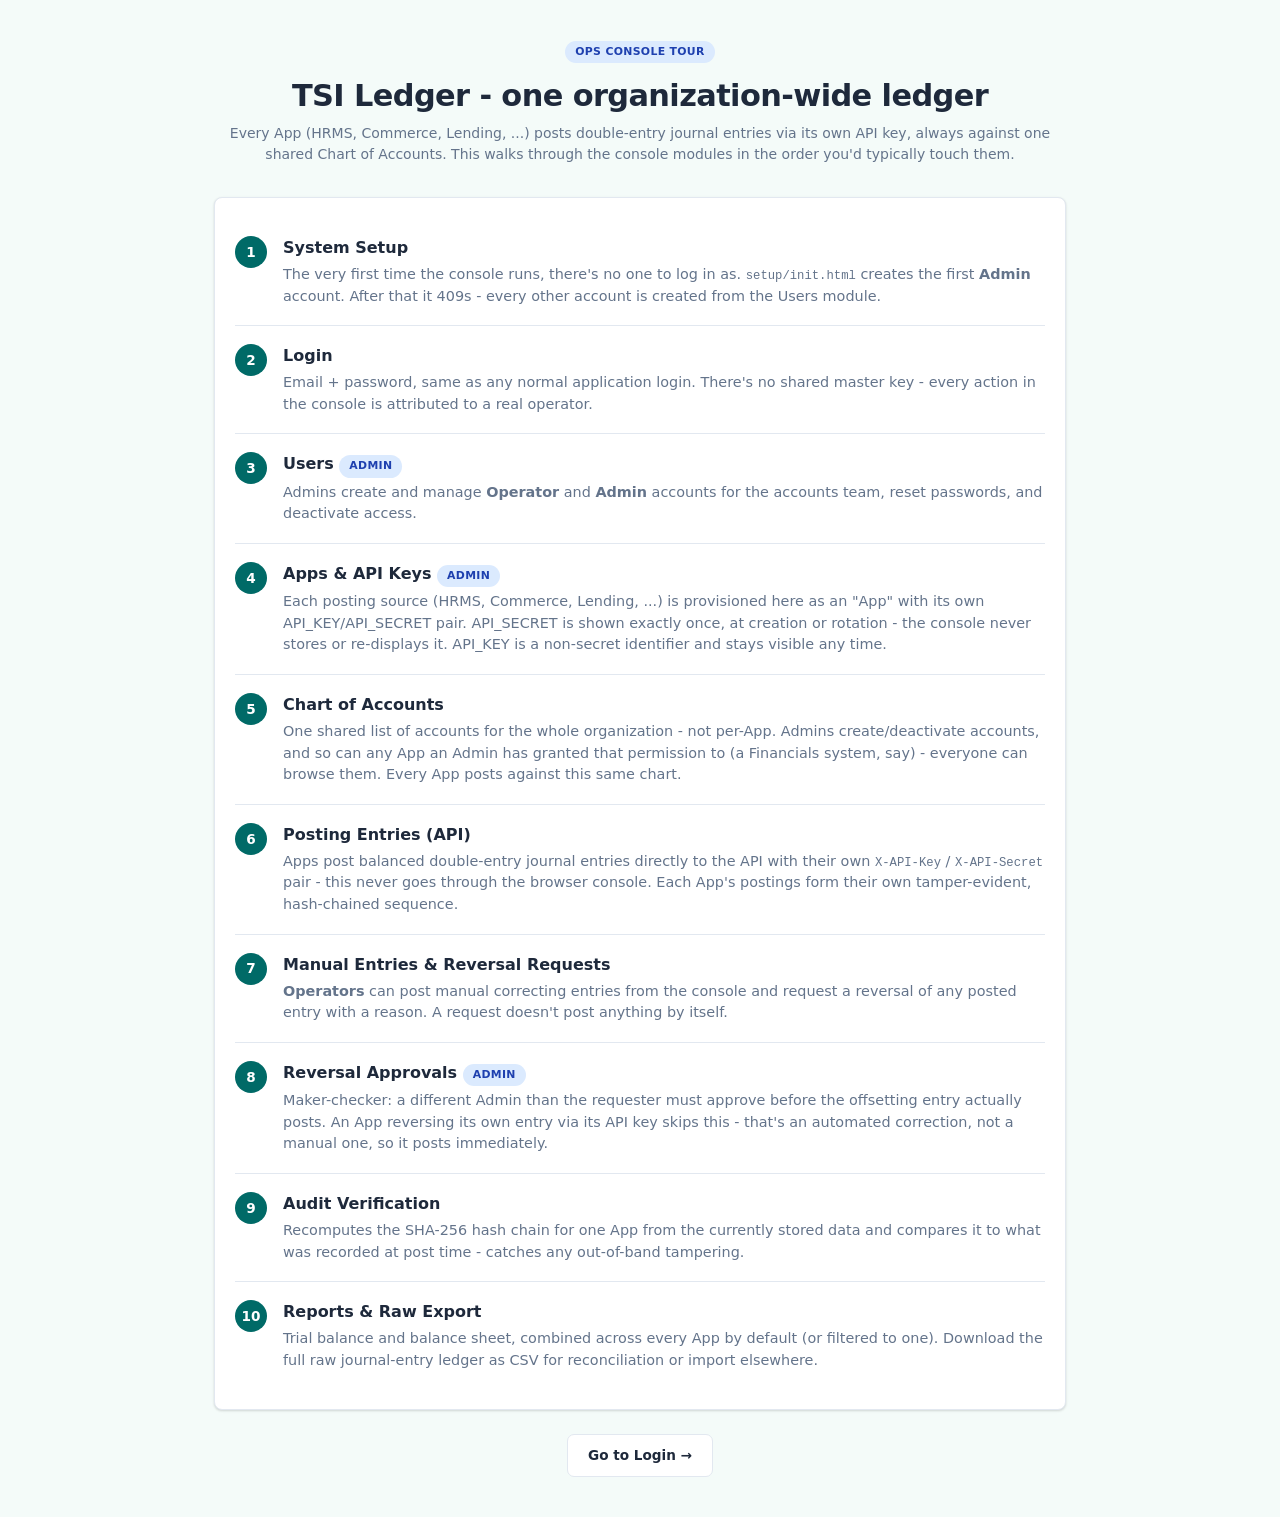
<file: web/tour/index.html>
<!DOCTYPE html>
<html lang="en">
<head>
  <meta charset="UTF-8">
  <meta name="viewport" content="width=device-width, initial-scale=1.0">
  <title>TSI Ledger - Console Tour</title>
  <link rel="stylesheet" href="../console/assets/console.css">
  <style>
    body { background: var(--bg); }
    .tour-wrap { max-width: 900px; margin: 0 auto; padding: 40px 24px; }
    .tour-hero { text-align: center; margin-bottom: 32px; }
    .tour-hero h1 { font-size: 1.9rem; }
    .tour-step { display: flex; gap: 16px; padding: 18px 0; border-bottom: 1px solid var(--border); }
    .tour-step:last-child { border-bottom: none; }
    .tour-step .num {
      flex-shrink: 0; width: 32px; height: 32px; border-radius: 50%;
      background: var(--primary); color: #fff; display: flex; align-items: center; justify-content: center;
      font-weight: 700; font-size: 0.85rem;
    }
    .tour-step h3 { margin: 0 0 4px; font-size: 1rem; }
    .tour-step p { margin: 0; color: var(--muted); font-size: 0.9rem; }
    .tour-step .role { font-weight: 600; }
  </style>
</head>
<body>
<div class="tour-wrap">
  <div class="tour-hero">
    <span class="badge blue" style="margin-bottom:10px">Ops Console Tour</span>
    <h1>TSI Ledger - one organization-wide ledger</h1>
    <p class="page-sub">Every App (HRMS, Commerce, Lending, ...) posts double-entry journal entries via its own
      API key, always against one shared Chart of Accounts. This walks through the console modules in the order
      you'd typically touch them.</p>
  </div>

  <div class="card">
    <div class="tour-step">
      <div class="num">1</div>
      <div>
        <h3>System Setup</h3>
        <p>The very first time the console runs, there's no one to log in as. <code>setup/init.html</code> creates
          the first <span class="role">Admin</span> account. After that it 409s - every other account is created
          from the Users module.</p>
      </div>
    </div>
    <div class="tour-step">
      <div class="num">2</div>
      <div>
        <h3>Login</h3>
        <p>Email + password, same as any normal application login. There's no shared master key - every action
          in the console is attributed to a real operator.</p>
      </div>
    </div>
    <div class="tour-step">
      <div class="num">3</div>
      <div>
        <h3>Users <span class="badge blue">Admin</span></h3>
        <p>Admins create and manage <span class="role">Operator</span> and <span class="role">Admin</span> accounts
          for the accounts team, reset passwords, and deactivate access.</p>
      </div>
    </div>
    <div class="tour-step">
      <div class="num">4</div>
      <div>
        <h3>Apps &amp; API Keys <span class="badge blue">Admin</span></h3>
        <p>Each posting source (HRMS, Commerce, Lending, ...) is provisioned here as an "App" with its own
          API_KEY/API_SECRET pair. API_SECRET is shown exactly once, at creation or rotation - the console never
          stores or re-displays it. API_KEY is a non-secret identifier and stays visible any time.</p>
      </div>
    </div>
    <div class="tour-step">
      <div class="num">5</div>
      <div>
        <h3>Chart of Accounts</h3>
        <p>One shared list of accounts for the whole organization - not per-App. Admins create/deactivate
          accounts, and so can any App an Admin has granted that permission to (a Financials system, say) -
          everyone can browse them. Every App posts against this same chart.</p>
      </div>
    </div>
    <div class="tour-step">
      <div class="num">6</div>
      <div>
        <h3>Posting Entries (API)</h3>
        <p>Apps post balanced double-entry journal entries directly to the API with their own
          <code>X-API-Key</code> / <code>X-API-Secret</code> pair - this never goes through the browser console.
          Each App's postings form their own tamper-evident, hash-chained sequence.</p>
      </div>
    </div>
    <div class="tour-step">
      <div class="num">7</div>
      <div>
        <h3>Manual Entries &amp; Reversal Requests</h3>
        <p><span class="role">Operators</span> can post manual correcting entries from the console and request a
          reversal of any posted entry with a reason. A request doesn't post anything by itself.</p>
      </div>
    </div>
    <div class="tour-step">
      <div class="num">8</div>
      <div>
        <h3>Reversal Approvals <span class="badge blue">Admin</span></h3>
        <p>Maker-checker: a different Admin than the requester must approve before the offsetting entry actually
          posts. An App reversing its own entry via its API key skips this - that's an automated correction, not
          a manual one, so it posts immediately.</p>
      </div>
    </div>
    <div class="tour-step">
      <div class="num">9</div>
      <div>
        <h3>Audit Verification</h3>
        <p>Recomputes the SHA-256 hash chain for one App from the currently stored data and compares it to what
          was recorded at post time - catches any out-of-band tampering.</p>
      </div>
    </div>
    <div class="tour-step">
      <div class="num">10</div>
      <div>
        <h3>Reports &amp; Raw Export</h3>
        <p>Trial balance and balance sheet, combined across every App by default (or filtered to one). Download
          the full raw journal-entry ledger as CSV for reconciliation or import elsewhere.</p>
      </div>
    </div>
  </div>

  <div style="text-align:center;margin-top:24px">
    <a href="../console/login.html" class="btn primary" style="padding:10px 20px">Go to Login &rarr;</a>
  </div>
</div>
</body>
</html>
</file>
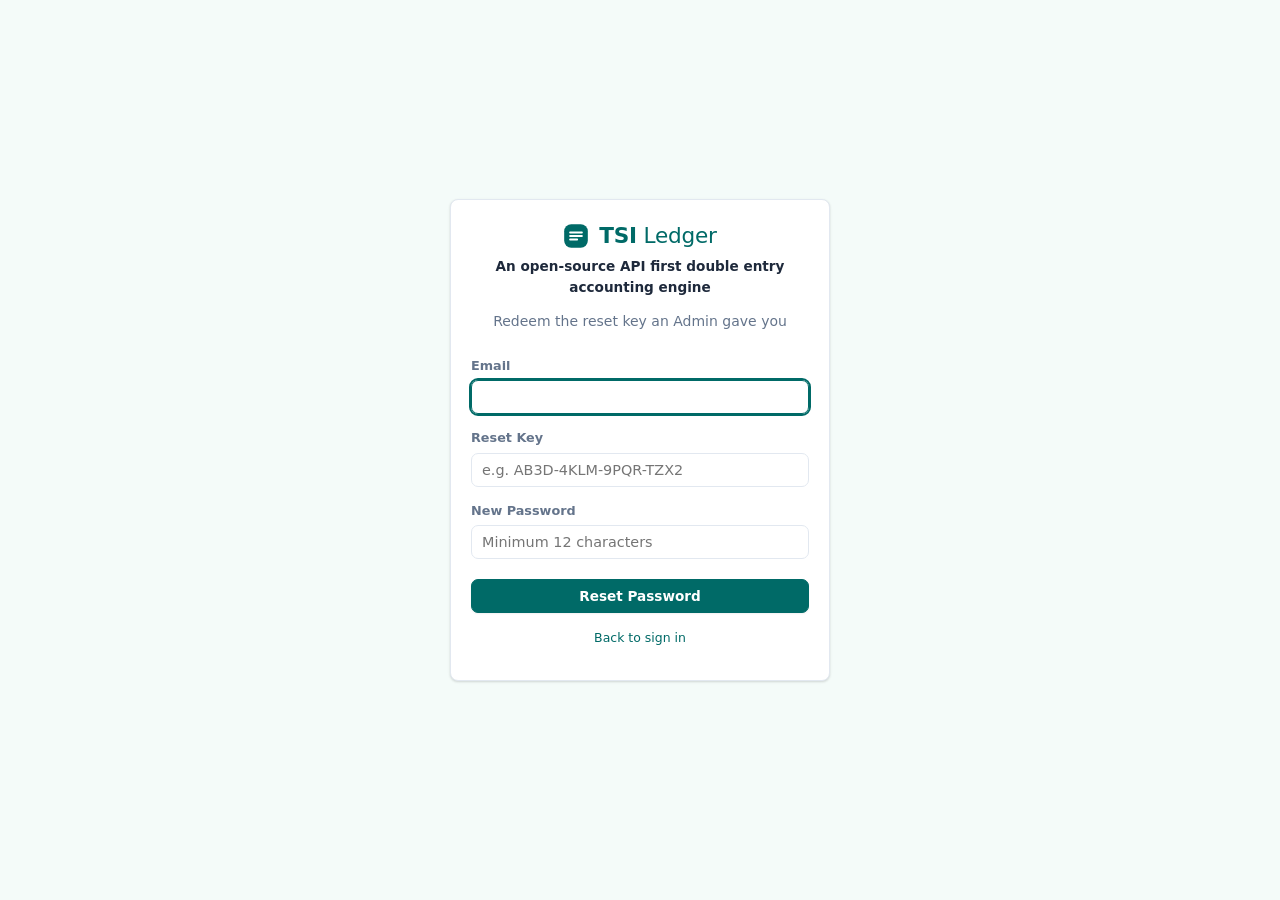
<file: web/console/reset-password.html>
<!DOCTYPE html>
<html lang="en">
<head>
  <meta charset="UTF-8">
  <meta name="viewport" content="width=device-width, initial-scale=1.0">
  <title>TSI Ledger - Reset Password</title>
  <link rel="stylesheet" href="assets/console.css">
  <style>
    body { display: flex; align-items: center; justify-content: center; min-height: 100vh; }
    .login-card { width: 100%; max-width: 380px; }
    .login-brand { display: flex; align-items: center; justify-content: center; gap: 10px; color: var(--primary); font-size: 1.35rem; margin-bottom: 4px; }
    .login-card .tagline { text-align: center; color: var(--ink); font-size: 0.85rem; font-weight: 600; margin: 0 0 6px; }
    .login-card .sub { text-align: center; color: var(--muted); margin-bottom: 24px; }
    .login-card button { width: 100%; justify-content: center; margin-top: 6px; }
  </style>
</head>
<body>

<div class="card login-card">
  <div class="login-brand">
    <span class="brand-mark" aria-hidden="true">
      <svg width="26" height="26" viewBox="0 0 22 22" fill="none" xmlns="http://www.w3.org/2000/svg">
        <rect x="1" y="1" width="20" height="20" rx="6" fill="currentColor"/>
        <path d="M6 8h10M6 11h10M6 14h6" stroke="#fff" stroke-width="1.6" stroke-linecap="round"/>
      </svg>
    </span>
    <span class="brand-word"><strong>TSI</strong> Ledger</span>
  </div>
  <p class="tagline">An open-source API first double entry accounting engine</p>
  <p class="sub">Redeem the reset key an Admin gave you</p>

  <div id="reset-error" class="alert error" style="display:none"></div>
  <div id="reset-success" class="alert success" style="display:none"></div>

  <form id="reset-form">
    <div class="field">
      <label for="reset-email">Email</label>
      <input id="reset-email" type="email" autocomplete="username" required autofocus>
    </div>
    <div class="field">
      <label for="reset-key">Reset Key</label>
      <input id="reset-key" type="text" autocomplete="one-time-code" required placeholder="e.g. AB3D-4KLM-9PQR-TZX2">
    </div>
    <div class="field">
      <label for="reset-new-password">New Password</label>
      <input id="reset-new-password" type="password" autocomplete="new-password" required minlength="12" placeholder="Minimum 12 characters">
    </div>
    <button type="submit" class="primary" id="reset-btn">Reset Password</button>
  </form>
  <p class="hint" style="text-align:center;margin-top:16px">
    <a href="login.html">Back to sign in</a>
  </p>
</div>

<script src="assets/console.js"></script>
<script>
  const form = document.getElementById('reset-form');
  const errorBox = document.getElementById('reset-error');
  const successBox = document.getElementById('reset-success');
  const btn = document.getElementById('reset-btn');

  form.addEventListener('submit', async (e) => {
    e.preventDefault();
    errorBox.style.display = 'none';
    successBox.style.display = 'none';
    btn.disabled = true;
    btn.textContent = 'Resetting…';

    try {
      const res = await fetch('/api/v1/auth', {
        method: 'POST',
        headers: { 'Content-Type': 'application/json' },
        body: JSON.stringify({
          _func: 'reset_with_key',
          email: qs('reset-email').value.trim(),
          reset_key: qs('reset-key').value.trim(),
          new_password: qs('reset-new-password').value
        })
      });
      const data = await res.json().catch(() => ({}));
      if (res.ok && data.password_reset) {
        form.style.display = 'none';
        successBox.textContent = 'Password reset. You can now sign in with your new password.';
        successBox.style.display = 'block';
        return;
      }
      errorBox.textContent = data.message || 'Invalid or expired reset key.';
      errorBox.style.display = 'block';
    } catch (err) {
      errorBox.textContent = 'Could not reach the server: ' + err.message;
      errorBox.style.display = 'block';
    } finally {
      btn.disabled = false;
      btn.textContent = 'Reset Password';
    }
  });
</script>
</body>
</html>
</file>
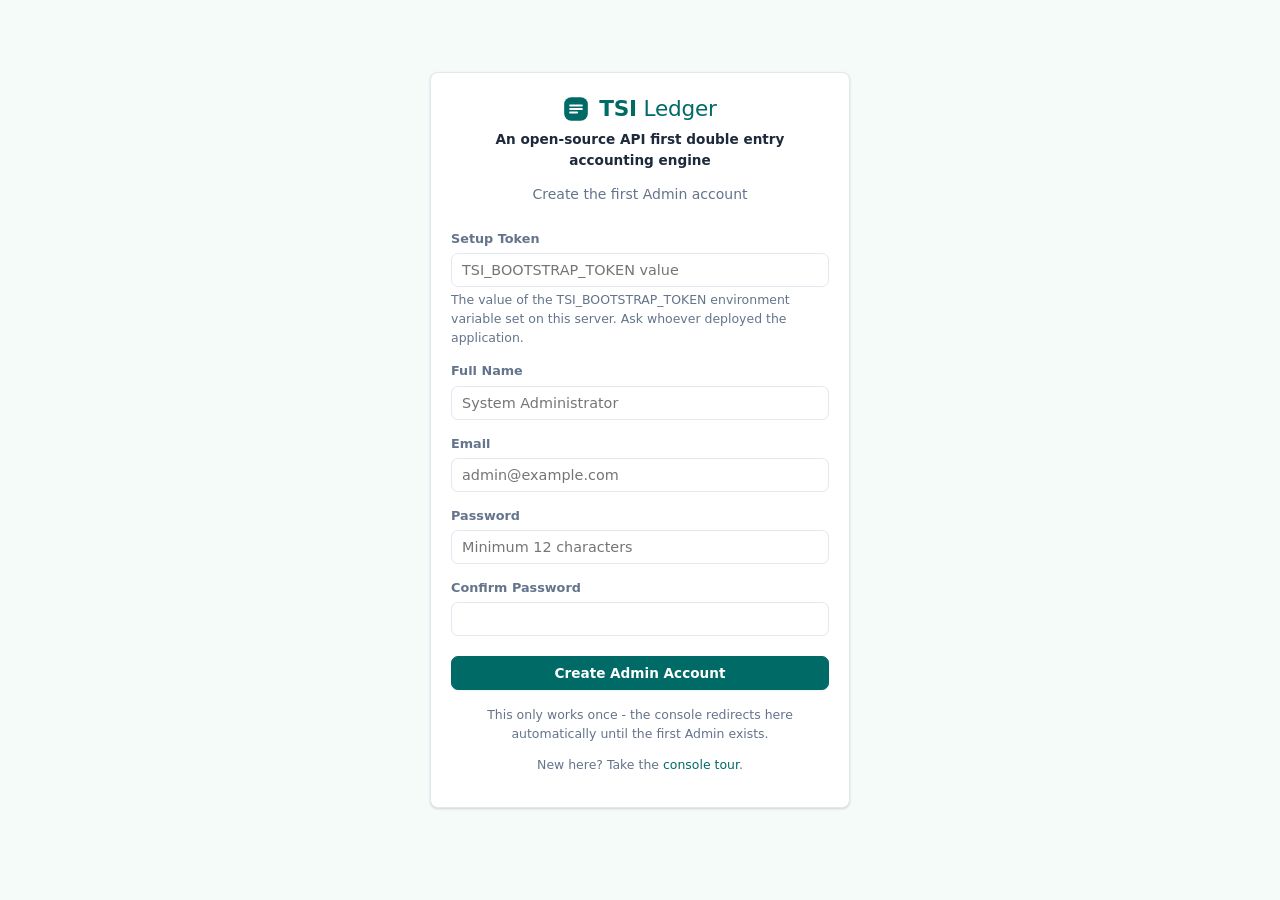
<file: web/console/setup/init.html>
<!DOCTYPE html>
<html lang="en">
<head>
  <meta charset="UTF-8">
  <meta name="viewport" content="width=device-width, initial-scale=1.0">
  <title>TSI Ledger - Initial System Setup</title>
  <link rel="stylesheet" href="../assets/console.css">
  <style>
    body { display: flex; align-items: center; justify-content: center; min-height: 100vh; }
    .setup-card { width: 100%; max-width: 420px; }
    .setup-brand { display: flex; align-items: center; justify-content: center; gap: 10px; color: var(--primary); font-size: 1.35rem; margin-bottom: 4px; }
    .setup-card .tagline { text-align: center; color: var(--ink); font-size: 0.85rem; font-weight: 600; margin: 0 0 6px; }
    .setup-card .sub { text-align: center; color: var(--muted); margin-bottom: 24px; }
    .setup-card button { width: 100%; justify-content: center; margin-top: 6px; }
  </style>
</head>
<body>

<div class="card setup-card">
  <div class="setup-brand">
    <span class="brand-mark" aria-hidden="true">
      <svg width="26" height="26" viewBox="0 0 22 22" fill="none" xmlns="http://www.w3.org/2000/svg">
        <rect x="1" y="1" width="20" height="20" rx="6" fill="currentColor"/>
        <path d="M6 8h10M6 11h10M6 14h6" stroke="#fff" stroke-width="1.6" stroke-linecap="round"/>
      </svg>
    </span>
    <span class="brand-word"><strong>TSI</strong> Ledger</span>
  </div>
  <p class="tagline">An open-source API first double entry accounting engine</p>
  <p class="sub">Create the first Admin account</p>

  <div id="setup-error" class="alert error" style="display:none"></div>
  <div id="setup-success" class="alert success" style="display:none">
    Admin account created. <a href="../login.html">Go to Login &rarr;</a>
  </div>

  <form id="setup-form">
    <div class="field">
      <label for="setup-token">Setup Token</label>
      <input id="setup-token" type="password" required autocomplete="off" placeholder="TSI_BOOTSTRAP_TOKEN value">
      <p class="hint">The value of the TSI_BOOTSTRAP_TOKEN environment variable set on this server. Ask whoever deployed the application.</p>
    </div>
    <div class="field">
      <label for="setup-name">Full Name</label>
      <input id="setup-name" required maxlength="128" placeholder="System Administrator">
    </div>
    <div class="field">
      <label for="setup-email">Email</label>
      <input id="setup-email" type="email" required placeholder="admin@example.com">
    </div>
    <div class="field">
      <label for="setup-password">Password</label>
      <input id="setup-password" type="password" required minlength="12" placeholder="Minimum 12 characters">
    </div>
    <div class="field">
      <label for="setup-password-confirm">Confirm Password</label>
      <input id="setup-password-confirm" type="password" required minlength="12">
    </div>
    <button type="submit" class="primary" id="setup-btn">Create Admin Account</button>
  </form>
  <p class="hint" style="text-align:center;margin-top:16px">
    This only works once - the console redirects here automatically until the first Admin exists.
  </p>
  <p class="hint" style="text-align:center;margin-top:8px">
    New here? Take the <a href="../../tour/index.html">console tour</a>.
  </p>
</div>

<script>
  const form = document.getElementById('setup-form');
  const errorBox = document.getElementById('setup-error');
  const successBox = document.getElementById('setup-success');
  const btn = document.getElementById('setup-btn');

  form.addEventListener('submit', async (e) => {
    e.preventDefault();
    errorBox.style.display = 'none';

    const setup_token = document.getElementById('setup-token').value;
    const name = document.getElementById('setup-name').value.trim();
    const email = document.getElementById('setup-email').value.trim();
    const password = document.getElementById('setup-password').value;
    const confirm = document.getElementById('setup-password-confirm').value;

    if (password !== confirm) {
      errorBox.textContent = 'Passwords do not match.';
      errorBox.style.display = 'block';
      return;
    }

    btn.disabled = true;
    btn.textContent = 'Creating…';
    try {
      const res = await fetch('/api/v1/setup', {
        method: 'POST',
        headers: { 'Content-Type': 'application/json' },
        body: JSON.stringify({ _func: 'initial_setup', setup_token, name, email, password })
      });
      const data = await res.json().catch(() => ({}));
      if (!res.ok) {
        errorBox.textContent = data.message || 'Setup failed.';
        errorBox.style.display = 'block';
        btn.disabled = false;
        btn.textContent = 'Create Admin Account';
        return;
      }
      form.style.display = 'none';
      successBox.style.display = 'block';
    } catch (err) {
      errorBox.textContent = 'Could not reach the server: ' + err.message;
      errorBox.style.display = 'block';
      btn.disabled = false;
      btn.textContent = 'Create Admin Account';
    }
  });
</script>
</body>
</html>
</file>
<file: web/console/assets/console.css>
/* TSI Ledger - Ops Console shared styles. Self-hosted (no CDN): the API's
   CSP wouldn't allow one anyway, and this stays usable with no internet
   egress from the container.

   Palette/typography intentionally matches TSI DPDP CMS's console (teal
   primary #006A67, light mint background, light sidebar with a soft right
   shadow, bold tracking-tight headings) so the two products read as one
   family, without pulling in DPDP's Tailwind CDN dependency. */

:root {
  --primary: #006A67;
  --primary-dark: #004d4a;
  --accent: #008D8A;
  --danger: #dc2626;
  --warning: #b45309;
  --ink: #1e293b;
  --muted: #64748b;
  --border: #e2e8f0;
  --bg: #f4fbf9;
  --card: #ffffff;
  --sidebar-bg: #f8fafc;
  --nav-hover-bg: #e5f5f4;
  --radius: 8px;
  --sidebar-w: 250px;
}

* { box-sizing: border-box; }

body {
  margin: 0;
  background: var(--bg);
  color: var(--ink);
  font-family: ui-sans-serif, system-ui, -apple-system, BlinkMacSystemFont, "Segoe UI", Roboto, Helvetica, Arial, sans-serif;
  font-size: 14px;
  line-height: 1.5;
}

code, .mono { font-family: ui-monospace, SFMono-Regular, Menlo, Consolas, monospace; font-size: 0.85em; }

a { color: var(--primary); text-decoration: none; }
a:hover { text-decoration: underline; }

/* ---- Shell layout (sidebar + topbar + main) ---- */

.shell-sidebar {
  position: fixed;
  top: 0; left: 0; bottom: 0;
  width: var(--sidebar-w);
  background: var(--sidebar-bg);
  color: #4a5568;
  border-right: 1px solid var(--border);
  box-shadow: 2px 0 5px rgba(0, 0, 0, 0.05);
  display: flex;
  flex-direction: column;
  z-index: 50;
  transform: translateX(-100%);
  transition: transform 0.2s ease;
}
.shell-sidebar.open { transform: translateX(0); }

.shell-brand {
  display: flex;
  align-items: center;
  gap: 10px;
  padding: 18px;
  font-size: 1.1rem;
  color: var(--primary);
  border-bottom: 1px solid var(--border);
}
.brand-mark { flex-shrink: 0; display: flex; color: var(--primary); }
.brand-word { font-weight: 500; letter-spacing: -0.01em; }
.brand-word strong { font-weight: 800; }

.shell-nav { flex: 1; padding: 14px 10px; display: flex; flex-direction: column; gap: 2px; }
.shell-nav a {
  color: #4a5568;
  text-decoration: none;
  padding: 10px 12px;
  border-radius: 6px;
  font-weight: 500;
  transition: background-color 0.15s ease, color 0.15s ease;
}
.shell-nav a:hover, .shell-nav a.active {
  background: var(--nav-hover-bg);
  color: var(--primary);
  font-weight: 600;
}

.shell-foot { padding: 14px; border-top: 1px solid var(--border); }
.shell-foot button { width: 100%; }

.shell-topbar {
  display: none;
  align-items: center;
  justify-content: space-between;
  padding: 12px 16px;
  background: var(--card);
  border-bottom: 1px solid var(--border);
  position: sticky;
  top: 0;
  z-index: 40;
}
.shell-topbar button { background: none; border: none; font-size: 1.3rem; cursor: pointer; color: var(--primary); }

.shell-backdrop {
  display: none;
  position: fixed; inset: 0; background: rgba(15,23,42,0.5); z-index: 45;
}
.shell-backdrop.open { display: block; }

main.shell-main { padding: 28px 32px; max-width: 1100px; }

@media (min-width: 900px) {
  .shell-sidebar { transform: translateX(0); }
  .shell-topbar { display: none !important; }
  main.shell-main { margin-left: var(--sidebar-w); }
}
@media (max-width: 899px) {
  .shell-topbar { display: flex; }
  main.shell-main { margin-left: 0; }
}

h1 { font-size: 1.5rem; font-weight: 900; margin: 0 0 4px; letter-spacing: -0.02em; color: var(--ink); }
h2 { font-size: 1.05rem; font-weight: 700; margin: 0 0 12px; letter-spacing: -0.01em; color: #334155; }
.page-sub { color: var(--muted); margin: 0 0 24px; }

#shell-page-header { position: relative; }
.help-icon-btn {
  position: absolute; top: 2px; right: 0;
  width: 30px; height: 30px; padding: 0; border-radius: 50%;
  justify-content: center; font-weight: 800; color: var(--primary);
}
.help-icon-btn-inline {
  width: 20px; height: 20px; padding: 0; border-radius: 50%;
  justify-content: center; font-weight: 800; font-size: 0.7rem;
  color: var(--primary); margin-left: 6px; vertical-align: middle;
}

/* ---- Cards, grids ---- */

.card {
  background: var(--card);
  border: 1px solid var(--border);
  border-radius: var(--radius);
  box-shadow: 0 1px 3px 0 rgba(0, 0, 0, 0.1), 0 1px 2px 0 rgba(0, 0, 0, 0.06);
  padding: 20px;
  margin-bottom: 20px;
}
.card h2 { display: flex; align-items: center; justify-content: space-between; gap: 12px; }

.stat-grid { display: grid; grid-template-columns: repeat(auto-fit, minmax(160px, 1fr)); gap: 16px; margin-bottom: 24px; }
.stat-card {
  background: var(--card);
  border: 1px solid var(--border);
  border-left: 4px solid var(--primary);
  border-radius: var(--radius);
  padding: 16px 18px;
  box-shadow: 0 1px 2px rgba(0, 0, 0, 0.04);
  transition: box-shadow 0.2s ease;
}
.stat-card:hover { box-shadow: 0 4px 10px rgba(0, 0, 0, 0.08); }
.stat-card .label { color: var(--muted); font-size: 0.78rem; text-transform: uppercase; letter-spacing: 0.04em; font-weight: 600; }
.stat-card .value { font-size: 1.7rem; font-weight: 700; margin-top: 4px; color: var(--ink); }
.stat-card.ok { border-left-color: var(--accent); }
.stat-card.bad { border-left-color: var(--danger); }

/* ---- Forms ---- */

label { display: block; font-size: 0.8rem; font-weight: 600; color: var(--muted); margin-bottom: 5px; }
input, select, textarea {
  width: 100%;
  padding: 8px 10px;
  border: 1px solid var(--border);
  border-radius: 7px;
  font-size: 0.9rem;
  font-family: inherit;
  background: #fff;
  color: var(--ink);
}
input:focus, select:focus, textarea:focus { outline: 2px solid var(--primary); outline-offset: 0; border-color: var(--primary); }
.field { margin-bottom: 14px; }
.field-row { display: grid; grid-template-columns: repeat(auto-fit, minmax(160px, 1fr)); gap: 12px; }
.hint { color: var(--muted); font-size: 0.78rem; margin-top: 4px; }

/* ---- Buttons ---- */

button, .btn {
  display: inline-flex;
  align-items: center;
  gap: 6px;
  padding: 8px 14px;
  border-radius: 7px;
  border: 1px solid var(--border);
  background: #fff;
  color: var(--ink);
  font-size: 0.85rem;
  font-weight: 600;
  cursor: pointer;
  font-family: inherit;
}
button:hover { background: #f1f5f9; }
button:disabled { opacity: 0.55; cursor: not-allowed; }
button.primary { background: var(--primary); border-color: var(--primary); color: #fff; font-weight: 700; box-shadow: 0 1px 2px rgba(0,0,0,0.06); }
button.primary:hover { background: var(--primary-dark); }
button.danger { background: #fff; border-color: var(--danger); color: var(--danger); }
button.danger:hover { background: #fef2f2; }
button.ghost { background: transparent; border-color: transparent; color: var(--primary); padding: 6px 8px; }
button.small { padding: 5px 10px; font-size: 0.78rem; }

/* ---- Tables ---- */

table { width: 100%; border-collapse: collapse; }
th, td { text-align: left; padding: 10px 12px; border-bottom: 1px solid var(--border); font-size: 0.86rem; vertical-align: top; }
th { color: var(--muted); font-size: 0.68rem; text-transform: uppercase; letter-spacing: 0.06em; font-weight: 800; }
tbody tr:hover { background: #f8fafc; }
.table-wrap { overflow-x: auto; }
.empty-row td { text-align: center; color: var(--muted); padding: 28px; }

/* ---- Badges / pills ---- */

.badge { display: inline-block; padding: 3px 10px; border-radius: 999px; font-size: 0.68rem; font-weight: 800; text-transform: uppercase; letter-spacing: 0.03em; }
.badge.green { background: #dcfce7; color: #166534; }
.badge.red { background: #fee2e2; color: #991b1b; }
.badge.gray { background: #f1f5f9; color: #475569; }
.badge.blue { background: #dbeafe; color: #1e40af; }
.badge.amber { background: #fef3c7; color: #92400e; }

/* ---- Alerts / banners ---- */

.alert { padding: 12px 14px; border-radius: 8px; font-size: 0.86rem; margin-bottom: 16px; }
.alert.error { background: #fef2f2; color: #991b1b; border: 1px solid #fecaca; }
.alert.success { background: #ecfdf5; color: #065f46; border: 1px solid #a7f3d0; }
.alert.info { background: #eff6ff; color: #1e40af; border: 1px solid #bfdbfe; }
.alert.warn { background: #fffbeb; color: #92400e; border: 1px solid #fde68a; }

/* ---- Modal ---- */

.modal-overlay {
  display: none;
  position: fixed; inset: 0; background: rgba(15,23,42,0.7);
  align-items: center; justify-content: center; z-index: 200; padding: 16px;
}
.modal-overlay.open { display: flex; }
.modal {
  background: #fff; border-radius: 1rem; padding: 32px;
  max-width: 560px; width: 100%; max-height: 88vh; overflow-y: auto;
  box-shadow: 0 25px 50px -12px rgba(0,0,0,0.5);
}
.modal h2 { margin-top: 0; font-weight: 900; letter-spacing: -0.01em; }
.modal-actions { display: flex; justify-content: flex-end; gap: 10px; margin-top: 20px; }

/* ---- Key display box (one-time secrets) ---- */

.key-box {
  display: flex; align-items: center; gap: 8px;
  background: #0f172a; color: #5eead4;
  padding: 10px 12px; border-radius: 8px; margin: 8px 0;
  font-family: ui-monospace, monospace; font-size: 0.82rem;
  overflow-x: auto; white-space: nowrap;
}
.key-box button { flex-shrink: 0; }

/* ---- Misc ---- */

.spinner { color: var(--muted); font-size: 0.85rem; padding: 20px; text-align: center; }
.section-gap { margin-top: 28px; }
.flex-between { display: flex; align-items: center; justify-content: space-between; gap: 12px; flex-wrap: wrap; }
.muted { color: var(--muted); }
.right { text-align: right; }
.entry-lines-editor .line-row { display: grid; grid-template-columns: 2fr 1fr 1fr auto; gap: 8px; margin-bottom: 8px; align-items: end; }
.balance-check { font-weight: 700; padding: 8px 12px; border-radius: 8px; margin-top: 10px; }
.balance-check.ok { background: #ecfdf5; color: #065f46; }
.balance-check.bad { background: #fef2f2; color: #991b1b; }

/* ---- Hash chain log (Audit page) ---- */
tr.row-verified { background: #f0fdf9; }
tr.row-breach { background: #fef2f2; }
tr.row-breach:hover { background: #fee2e2; }
</file>
